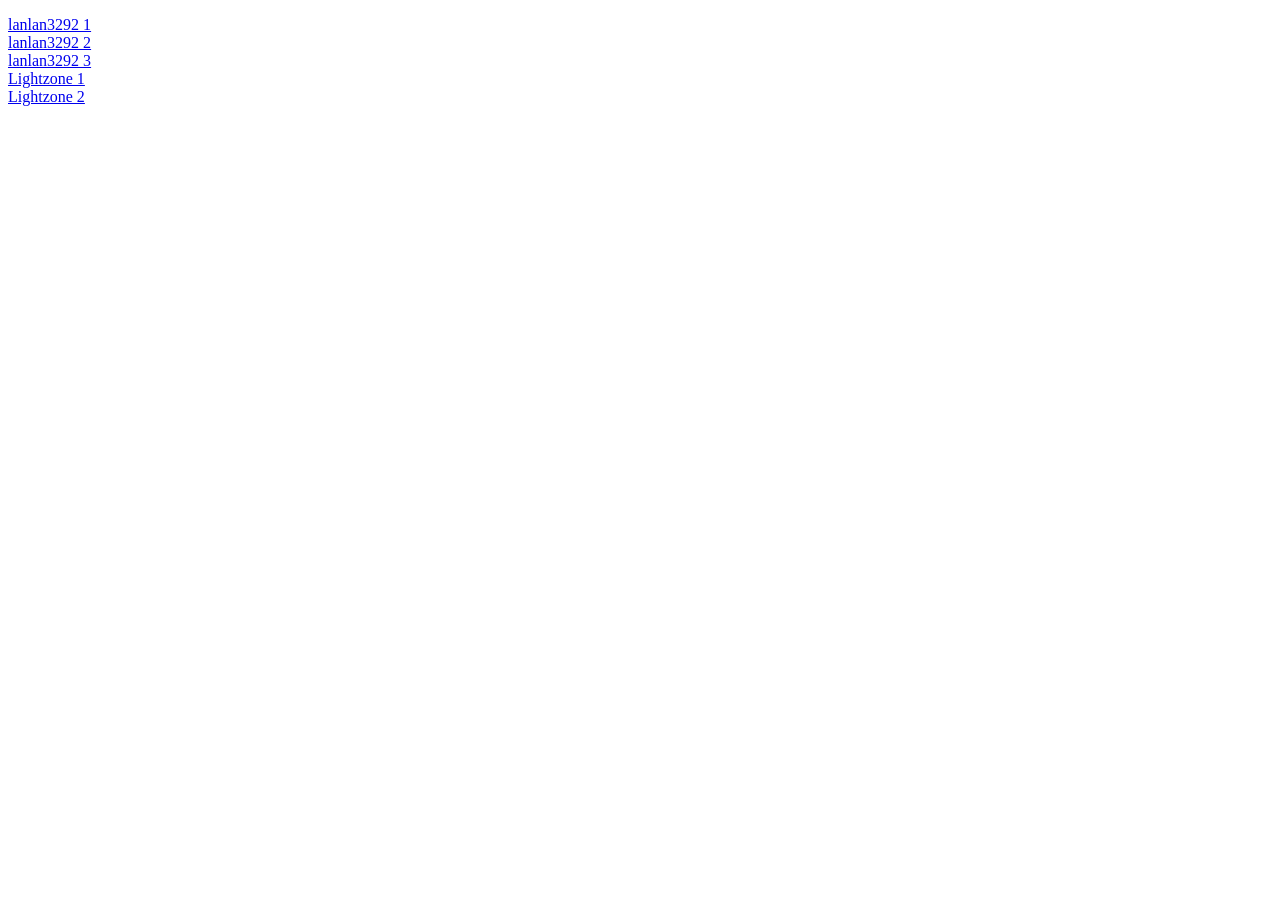
<file: index.html>
<!DOCTYPE html>
<html>
<head>
    <meta charset="UTF-8">
    <title>Links</title>
    <style>
        ul {
            list-style: none;
            padding-left: 0;
        }
    </style>
</head>
<body>

<ul id="list"></ul>

<script>
    const links = [
        { name: "Lightzone 2", url: "./Lightzone/2/lightzone.html" },
        { name: "Lightzone 1", url: "./Lightzone/1/index.html" },
        { name: "lanlan3292 1", url: "./lanlan3292/1/index.html" },
        { name: "lanlan3292 2", url: "./lanlan3292/2/index.html" },
        { name: "lanlan3292 3", url: "./lanlan3292/3/index.html" }
    ];

    links.sort((a, b) => a.name.localeCompare(b.name));

    const list = document.getElementById("list");

    links.forEach(link => {
        const li = document.createElement("li");
        const a = document.createElement("a");
        a.href = link.url;
        a.textContent = link.name;
        li.appendChild(a);
        list.appendChild(li);
    });
</script>

</body>
</html>
</file>
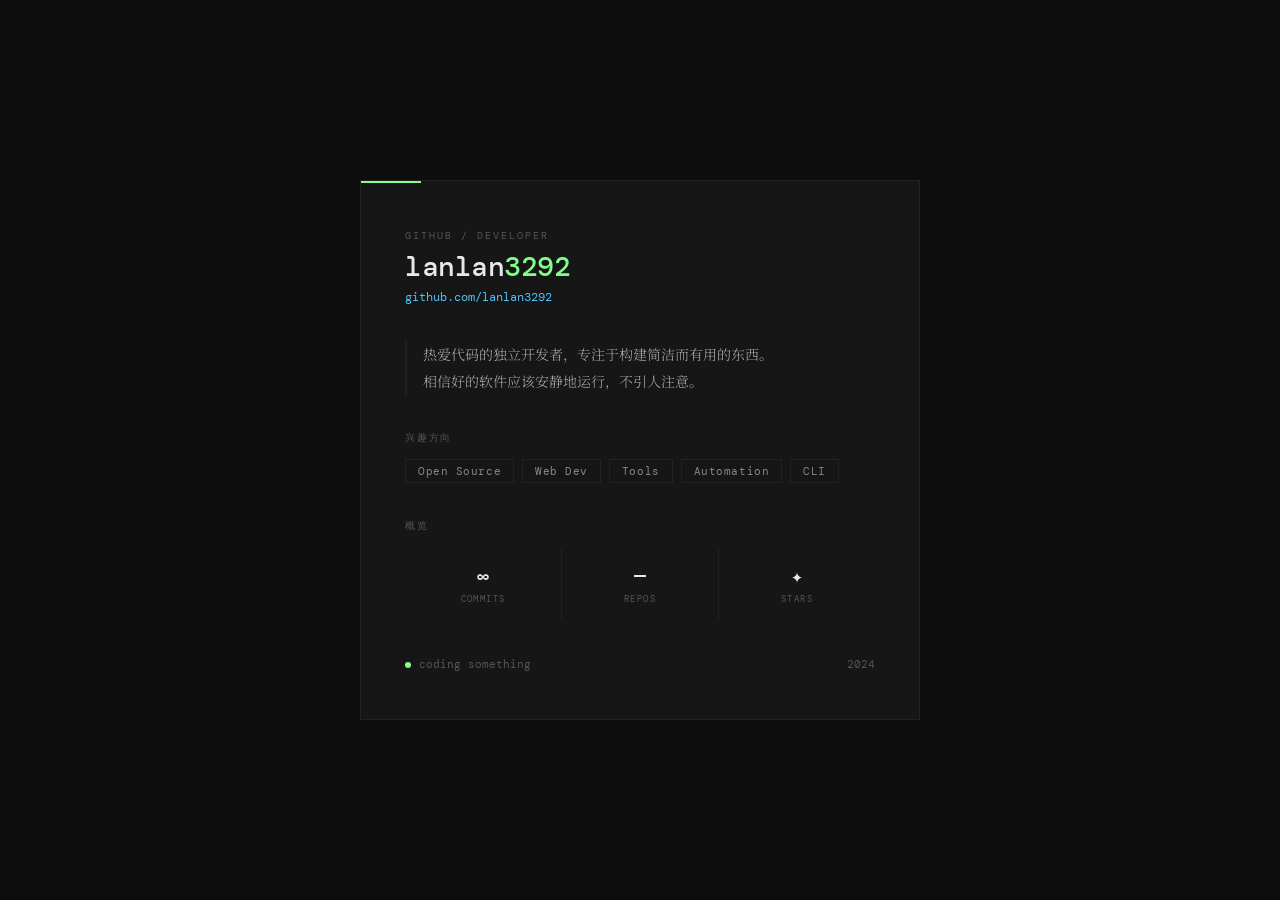
<file: lanlan3292/1/index.html>
<!DOCTYPE html>
<html lang="zh">
<head>
  <meta charset="UTF-8" />
  <meta name="viewport" content="width=device-width, initial-scale=1.0"/>
  <title>lanlan3292</title>
  <link href="https://fonts.googleapis.com/css2?family=DM+Mono:wght@300;400;500&family=Noto+Serif+SC:wght@300;400&display=swap" rel="stylesheet"/>
  <style>
    :root {
      --bg: #0d0d0d;
      --surface: #161616;
      --border: #222;
      --text: #e8e8e8;
      --muted: #555;
      --accent: #7fff8a;
      --accent2: #4fc3f7;
    }

    * { box-sizing: border-box; margin: 0; padding: 0; }

    body {
      background: var(--bg);
      color: var(--text);
      font-family: 'DM Mono', monospace;
      min-height: 100vh;
      display: flex;
      align-items: center;
      justify-content: center;
      padding: 40px 20px;
    }

    .card {
      width: 100%;
      max-width: 560px;
      border: 1px solid var(--border);
      background: var(--surface);
      padding: 48px 44px;
      position: relative;
      animation: fadeUp 0.7s ease both;
    }

    .card::before {
      content: '';
      position: absolute;
      top: 0; left: 0;
      width: 60px; height: 2px;
      background: var(--accent);
    }

    @keyframes fadeUp {
      from { opacity: 0; transform: translateY(20px); }
      to   { opacity: 1; transform: translateY(0); }
    }

    .label {
      font-size: 10px;
      letter-spacing: 0.2em;
      color: var(--muted);
      text-transform: uppercase;
      margin-bottom: 6px;
    }

    .username {
      font-size: 28px;
      font-weight: 500;
      letter-spacing: -0.5px;
      color: var(--text);
      margin-bottom: 4px;
    }

    .username span {
      color: var(--accent);
    }

    .handle {
      font-size: 12px;
      color: var(--muted);
      margin-bottom: 36px;
    }

    .handle a {
      color: var(--accent2);
      text-decoration: none;
      border-bottom: 1px solid transparent;
      transition: border-color 0.2s;
    }

    .handle a:hover { border-color: var(--accent2); }

    .bio {
      font-family: 'Noto Serif SC', serif;
      font-size: 14px;
      font-weight: 300;
      line-height: 1.9;
      color: #aaa;
      margin-bottom: 36px;
      border-left: 2px solid var(--border);
      padding-left: 16px;
    }

    .section-title {
      font-size: 10px;
      letter-spacing: 0.18em;
      color: var(--muted);
      text-transform: uppercase;
      margin-bottom: 14px;
    }

    .tags {
      display: flex;
      flex-wrap: wrap;
      gap: 8px;
      margin-bottom: 36px;
    }

    .tag {
      font-size: 11px;
      padding: 4px 12px;
      border: 1px solid var(--border);
      color: #888;
      letter-spacing: 0.05em;
      transition: all 0.2s;
    }

    .tag:hover {
      border-color: var(--accent);
      color: var(--accent);
    }

    .stats {
      display: grid;
      grid-template-columns: repeat(3, 1fr);
      gap: 1px;
      background: var(--border);
      margin-bottom: 36px;
    }

    .stat {
      background: var(--surface);
      padding: 16px 12px;
      text-align: center;
    }

    .stat-num {
      font-size: 20px;
      font-weight: 500;
      color: var(--text);
      display: block;
    }

    .stat-label {
      font-size: 9px;
      color: var(--muted);
      letter-spacing: 0.15em;
      text-transform: uppercase;
      margin-top: 4px;
      display: block;
    }

    .footer {
      display: flex;
      justify-content: space-between;
      align-items: center;
    }

    .dot {
      width: 6px; height: 6px;
      background: var(--accent);
      border-radius: 50%;
      display: inline-block;
      margin-right: 8px;
      animation: pulse 2s infinite;
    }

    @keyframes pulse {
      0%, 100% { opacity: 1; }
      50% { opacity: 0.3; }
    }

    .status {
      font-size: 11px;
      color: var(--muted);
    }

    .year {
      font-size: 11px;
      color: var(--muted);
    }
  </style>
</head>
<body>
  <div class="card">
    <div class="label">GitHub / Developer</div>
    <div class="username">lanlan<span>3292</span></div>
    <div class="handle">
      <a href="https://github.com/lanlan3292" target="_blank">github.com/lanlan3292</a>
    </div>

    <p class="bio">
      热爱代码的独立开发者，专注于构建简洁而有用的东西。<br/>
      相信好的软件应该安静地运行，不引人注意。
    </p>

    <div class="section-title">兴趣方向</div>
    <div class="tags">
      <span class="tag">Open Source</span>
      <span class="tag">Web Dev</span>
      <span class="tag">Tools</span>
      <span class="tag">Automation</span>
      <span class="tag">CLI</span>
    </div>

    <div class="section-title">概览</div>
    <div class="stats">
      <div class="stat">
        <span class="stat-num">∞</span>
        <span class="stat-label">Commits</span>
      </div>
      <div class="stat">
        <span class="stat-num">—</span>
        <span class="stat-label">Repos</span>
      </div>
      <div class="stat">
        <span class="stat-num">✦</span>
        <span class="stat-label">Stars</span>
      </div>
    </div>

    <div class="footer">
      <div class="status">
        <span class="dot"></span>coding something
      </div>
      <div class="year">2024</div>
    </div>
  </div>
</body>
</html>
</file>
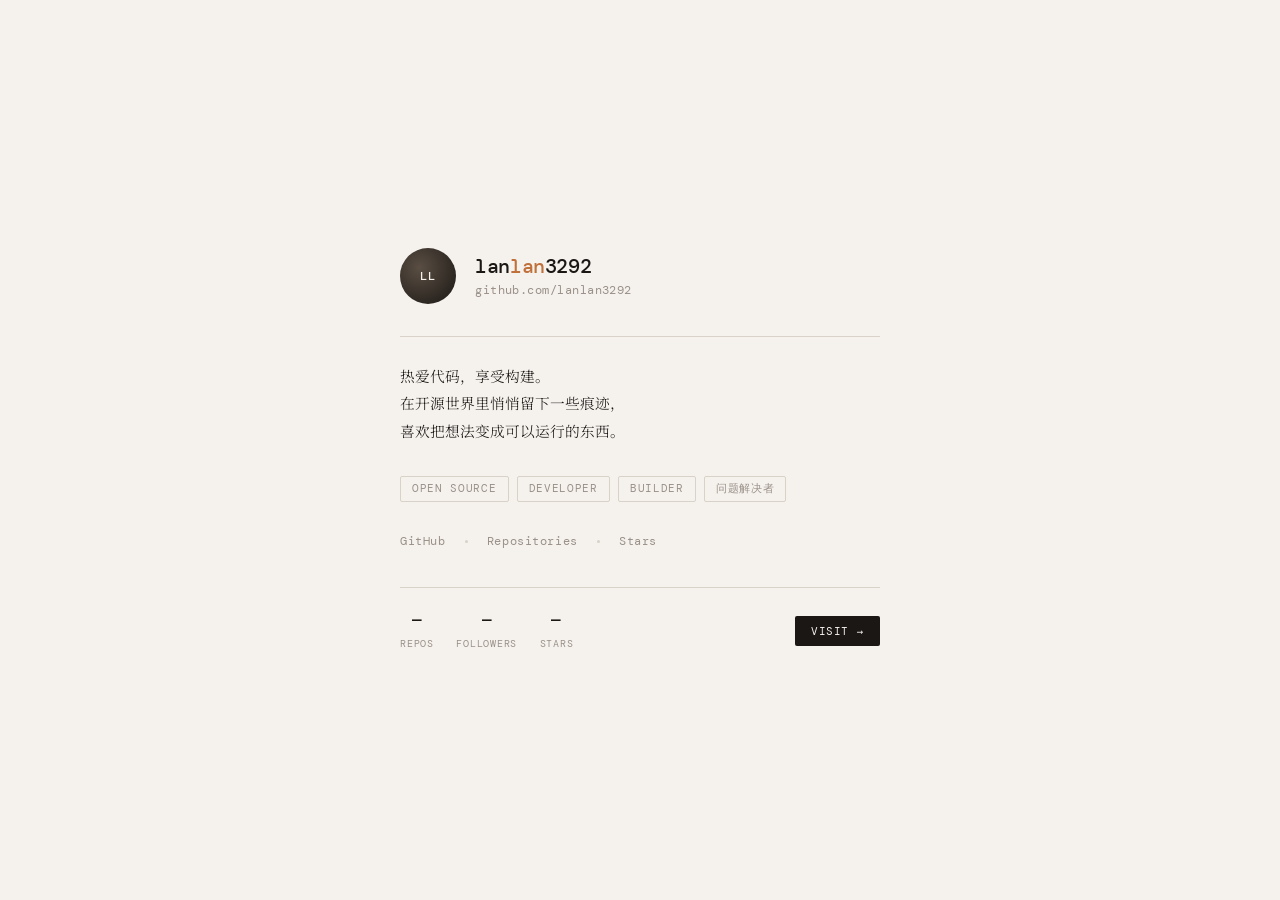
<file: lanlan3292/2/index.html>
<!DOCTYPE html>
<html lang="zh-CN">
<head>
  <meta charset="UTF-8" />
  <meta name="viewport" content="width=device-width, initial-scale=1.0"/>
  <title>lanlan3292</title>
  <link href="https://fonts.googleapis.com/css2?family=DM+Mono:wght@300;400;500&family=Noto+Serif+SC:wght@300;400&display=swap" rel="stylesheet"/>
  <style>
    *, *::before, *::after { box-sizing: border-box; margin: 0; padding: 0; }

    :root {
      --bg: #f5f2ee;
      --ink: #1a1714;
      --muted: #9a9088;
      --accent: #c0703a;
      --line: #d8d2c8;
    }

    html, body {
      height: 100%;
      background: var(--bg);
      color: var(--ink);
      font-family: 'DM Mono', monospace;
    }

    body {
      display: flex;
      align-items: center;
      justify-content: center;
      min-height: 100vh;
      padding: 2rem;
    }

    .card {
      width: 100%;
      max-width: 480px;
      opacity: 0;
      transform: translateY(18px);
      animation: rise 0.7s cubic-bezier(0.22, 1, 0.36, 1) 0.1s forwards;
    }

    @keyframes rise {
      to { opacity: 1; transform: translateY(0); }
    }

    .top {
      display: flex;
      align-items: center;
      gap: 1.2rem;
      margin-bottom: 2rem;
    }

    .avatar {
      width: 56px;
      height: 56px;
      border-radius: 50%;
      display: flex;
      align-items: center;
      justify-content: center;
      flex-shrink: 0;
      background: radial-gradient(circle at 35% 35%, #5a4e43, #1a1714);
    }

    .avatar-text {
      font-size: 0.75rem;
      color: #f5f2ee;
      letter-spacing: 0.05em;
      font-weight: 500;
    }

    .handle {
      font-size: 1.25rem;
      font-weight: 500;
      letter-spacing: -0.02em;
      color: var(--ink);
    }

    .handle span { color: var(--accent); }

    .sub {
      font-size: 0.72rem;
      color: var(--muted);
      margin-top: 0.25rem;
      letter-spacing: 0.04em;
    }

    hr {
      border: none;
      border-top: 1px solid var(--line);
      margin-bottom: 1.6rem;
    }

    .bio {
      font-family: 'Noto Serif SC', serif;
      font-weight: 300;
      font-size: 0.92rem;
      line-height: 1.85;
      color: var(--ink);
      margin-bottom: 2rem;
    }

    .tags {
      display: flex;
      flex-wrap: wrap;
      gap: 0.5rem;
      margin-bottom: 2rem;
    }

    .tag {
      font-size: 0.68rem;
      letter-spacing: 0.06em;
      padding: 0.28rem 0.7rem;
      border: 1px solid var(--line);
      border-radius: 2px;
      color: var(--muted);
      text-transform: uppercase;
      transition: color 0.2s, border-color 0.2s;
      cursor: default;
    }

    .tag:hover { color: var(--accent); border-color: var(--accent); }

    .links {
      display: flex;
      gap: 1.2rem;
      align-items: center;
    }

    .link {
      font-size: 0.72rem;
      letter-spacing: 0.05em;
      color: var(--muted);
      text-decoration: none;
      position: relative;
      transition: color 0.2s;
    }

    .link::after {
      content: '';
      position: absolute;
      left: 0; bottom: -2px;
      width: 0; height: 1px;
      background: var(--accent);
      transition: width 0.25s;
    }

    .link:hover { color: var(--accent); }
    .link:hover::after { width: 100%; }

    .dot {
      width: 3px; height: 3px;
      border-radius: 50%;
      background: var(--line);
      flex-shrink: 0;
    }

    .footer {
      margin-top: 2.4rem;
      padding-top: 1.4rem;
      border-top: 1px solid var(--line);
      display: flex;
      justify-content: space-between;
      align-items: center;
    }

    .stats { display: flex; gap: 1.4rem; }

    .stat { text-align: center; }

    .stat-num {
      font-size: 1rem;
      font-weight: 500;
      color: var(--ink);
      display: block;
    }

    .stat-label {
      font-size: 0.6rem;
      letter-spacing: 0.08em;
      text-transform: uppercase;
      color: var(--muted);
      margin-top: 0.1rem;
    }

    .gh-btn {
      font-size: 0.68rem;
      letter-spacing: 0.06em;
      text-transform: uppercase;
      color: var(--bg);
      background: var(--ink);
      border: none;
      padding: 0.5rem 1rem;
      cursor: pointer;
      text-decoration: none;
      transition: background 0.2s;
      border-radius: 2px;
    }

    .gh-btn:hover { background: var(--accent); }
  </style>
</head>
<body>
  <div class="card">
    <div class="top">
      <div class="avatar">
        <span class="avatar-text">LL</span>
      </div>
      <div>
        <div class="handle">lan<span>lan</span>3292</div>
        <div class="sub">github.com/lanlan3292</div>
      </div>
    </div>

    <hr/>

    <p class="bio">
      热爱代码，享受构建。<br/>
      在开源世界里悄悄留下一些痕迹，<br/>
      喜欢把想法变成可以运行的东西。
    </p>

    <div class="tags">
      <span class="tag">Open Source</span>
      <span class="tag">Developer</span>
      <span class="tag">Builder</span>
      <span class="tag">问题解决者</span>
    </div>

    <div class="links">
      <a class="link" href="https://github.com/lanlan3292" target="_blank">GitHub</a>
      <span class="dot"></span>
      <a class="link" href="https://github.com/lanlan3292?tab=repositories" target="_blank">Repositories</a>
      <span class="dot"></span>
      <a class="link" href="https://github.com/lanlan3292?tab=stars" target="_blank">Stars</a>
    </div>

    <div class="footer">
      <div class="stats">
        <div class="stat">
          <span class="stat-num">—</span>
          <span class="stat-label">Repos</span>
        </div>
        <div class="stat">
          <span class="stat-num">—</span>
          <span class="stat-label">Followers</span>
        </div>
        <div class="stat">
          <span class="stat-num">—</span>
          <span class="stat-label">Stars</span>
        </div>
      </div>
      <a class="gh-btn" href="https://github.com/lanlan3292" target="_blank">Visit →</a>
    </div>
  </div>
</body>
</html>
</file>
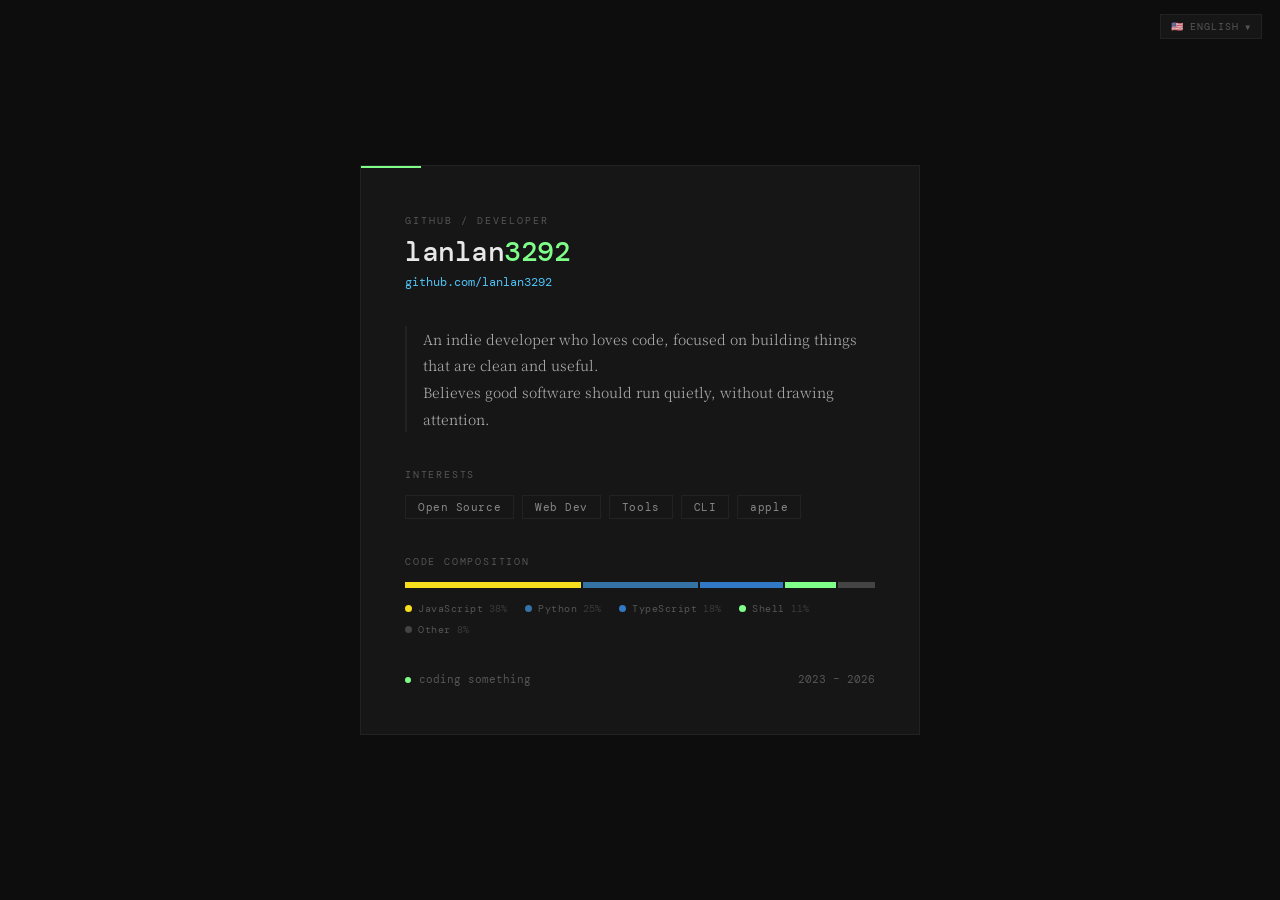
<file: lanlan3292/3/index.html>
<!DOCTYPE html>
<html lang="zh">
<head>
  <meta charset="UTF-8" />
  <meta name="viewport" content="width=device-width, initial-scale=1.0"/>
  <title>lanlan3292</title>
  <link rel="stylesheet" href="assets/style.css"/>
</head>
<body>

  <!-- Language dropdown — populated by app.js after I18n.init() -->
  <div class="lang-dd-wrap" id="langDdWrap">
    <button class="lang-dd-btn" id="langDdBtn">
      <span id="langDdFlag">🌐</span>
      <span id="langDdLabel"></span>
      <span class="lang-dd-chevron">▼</span>
    </button>
    <div class="lang-dd-panel" id="langDdPanel"></div>
  </div>

  <div class="card" id="card">
    <div class="label"    id="label"></div>
    <div class="username">lanlan<span>3292</span></div>
    <div class="handle">
      <a href="https://github.com/lanlan3292" target="_blank" id="handle"></a>
    </div>

    <p class="bio" id="bio"></p>

    <div class="section-title" id="sectionInterest"></div>
    <div class="tags"          id="tags"></div>

    <div class="section-title" id="sectionOverview"></div>
    <div class="code-bar-track" id="codeBar"></div>
    <div class="code-legend"    id="codeLegend"></div>

    <div class="footer">
      <div class="status">
        <span class="dot"></span><span id="status"></span>
      </div>
      <div class="year" id="year"></div>
    </div>
  </div>

  <script src="assets/i18n.js"></script>
  <script src="assets/code-stats.js"></script>
  <script src="assets/app.js"></script>
</body>
</html>
</file>
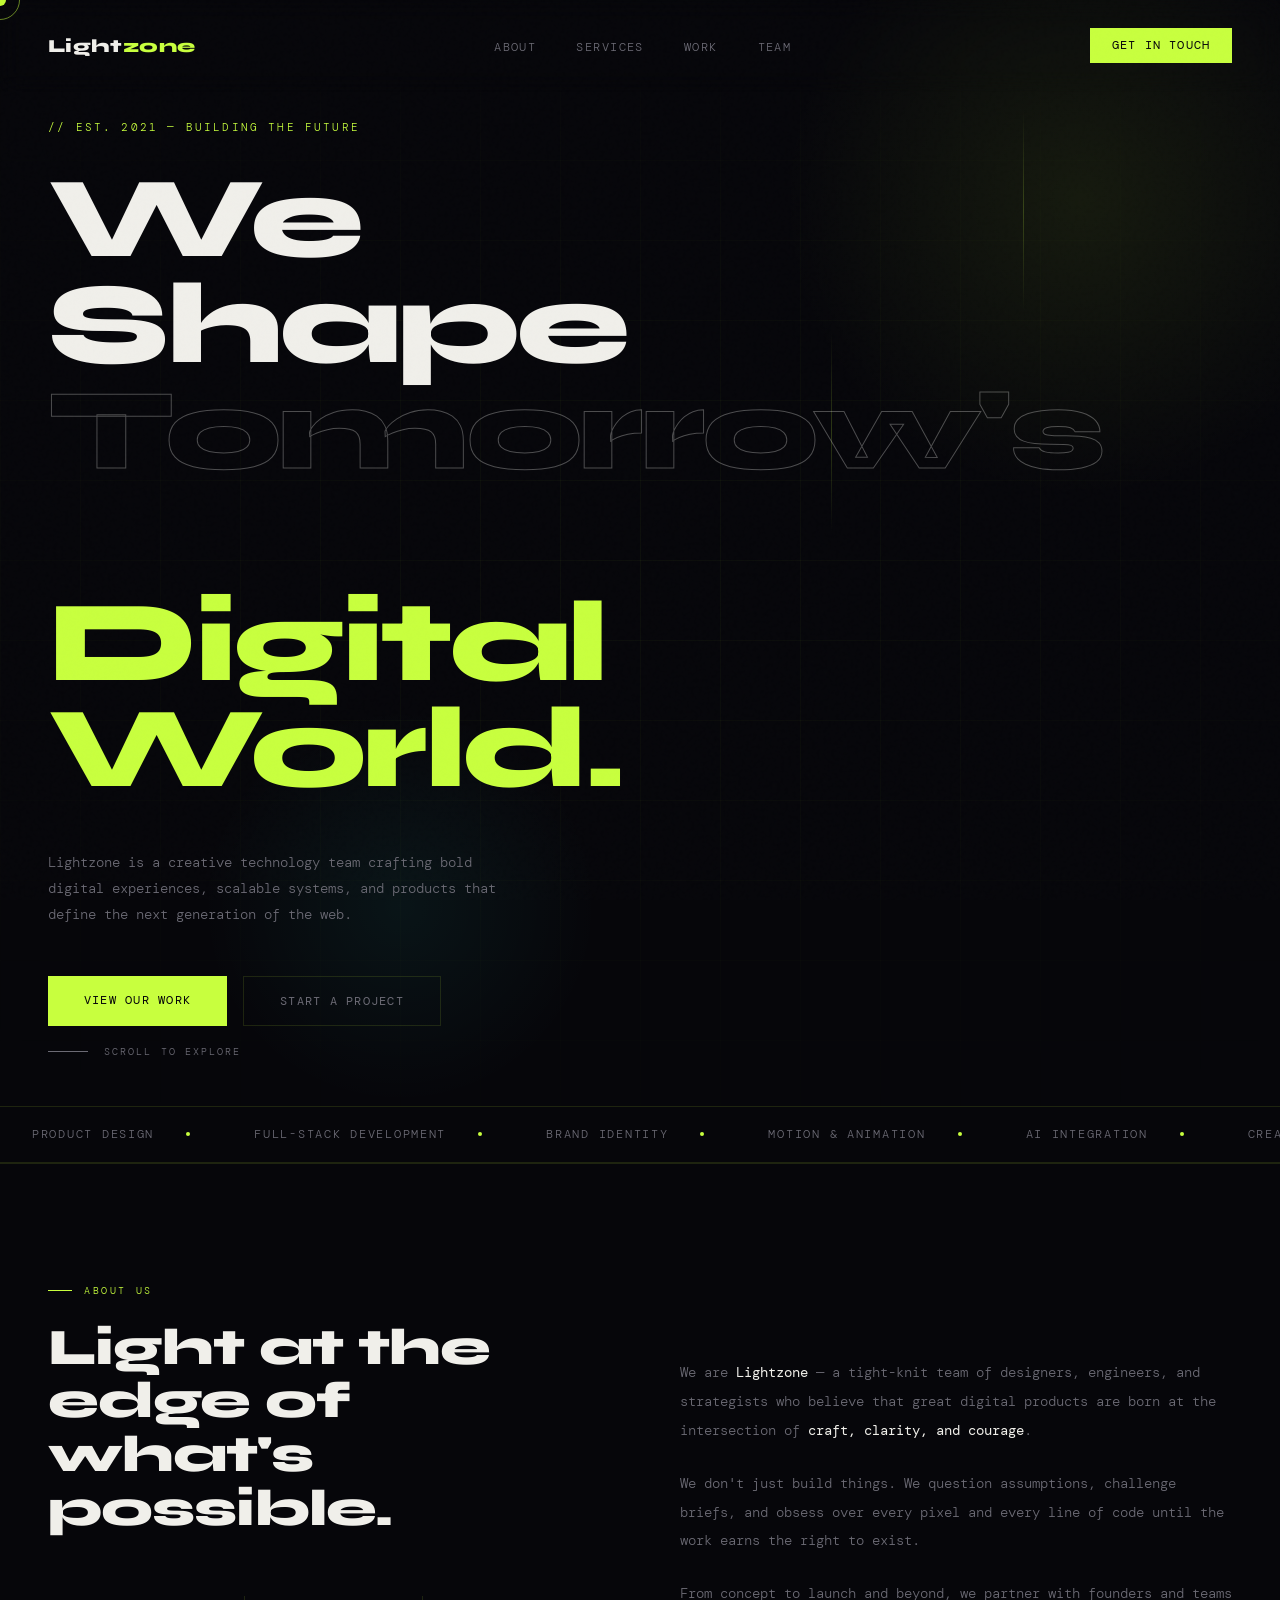
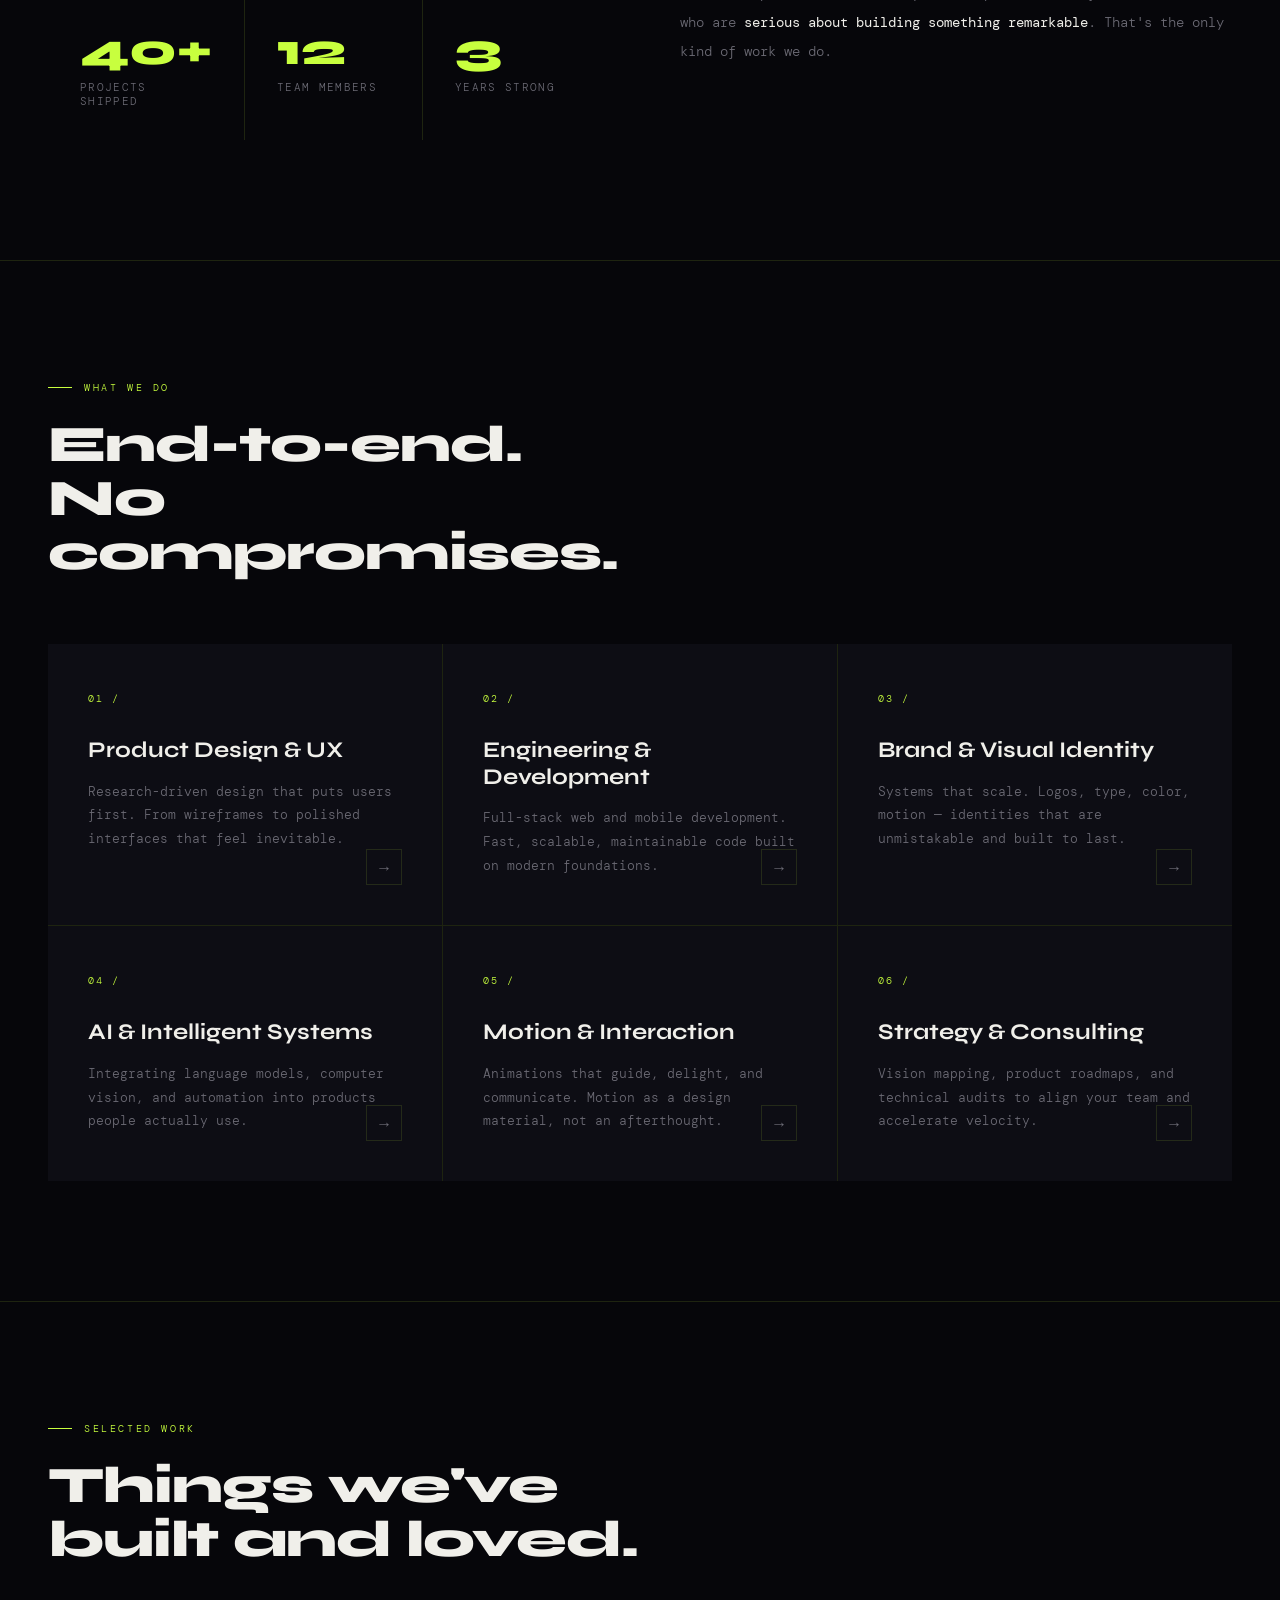
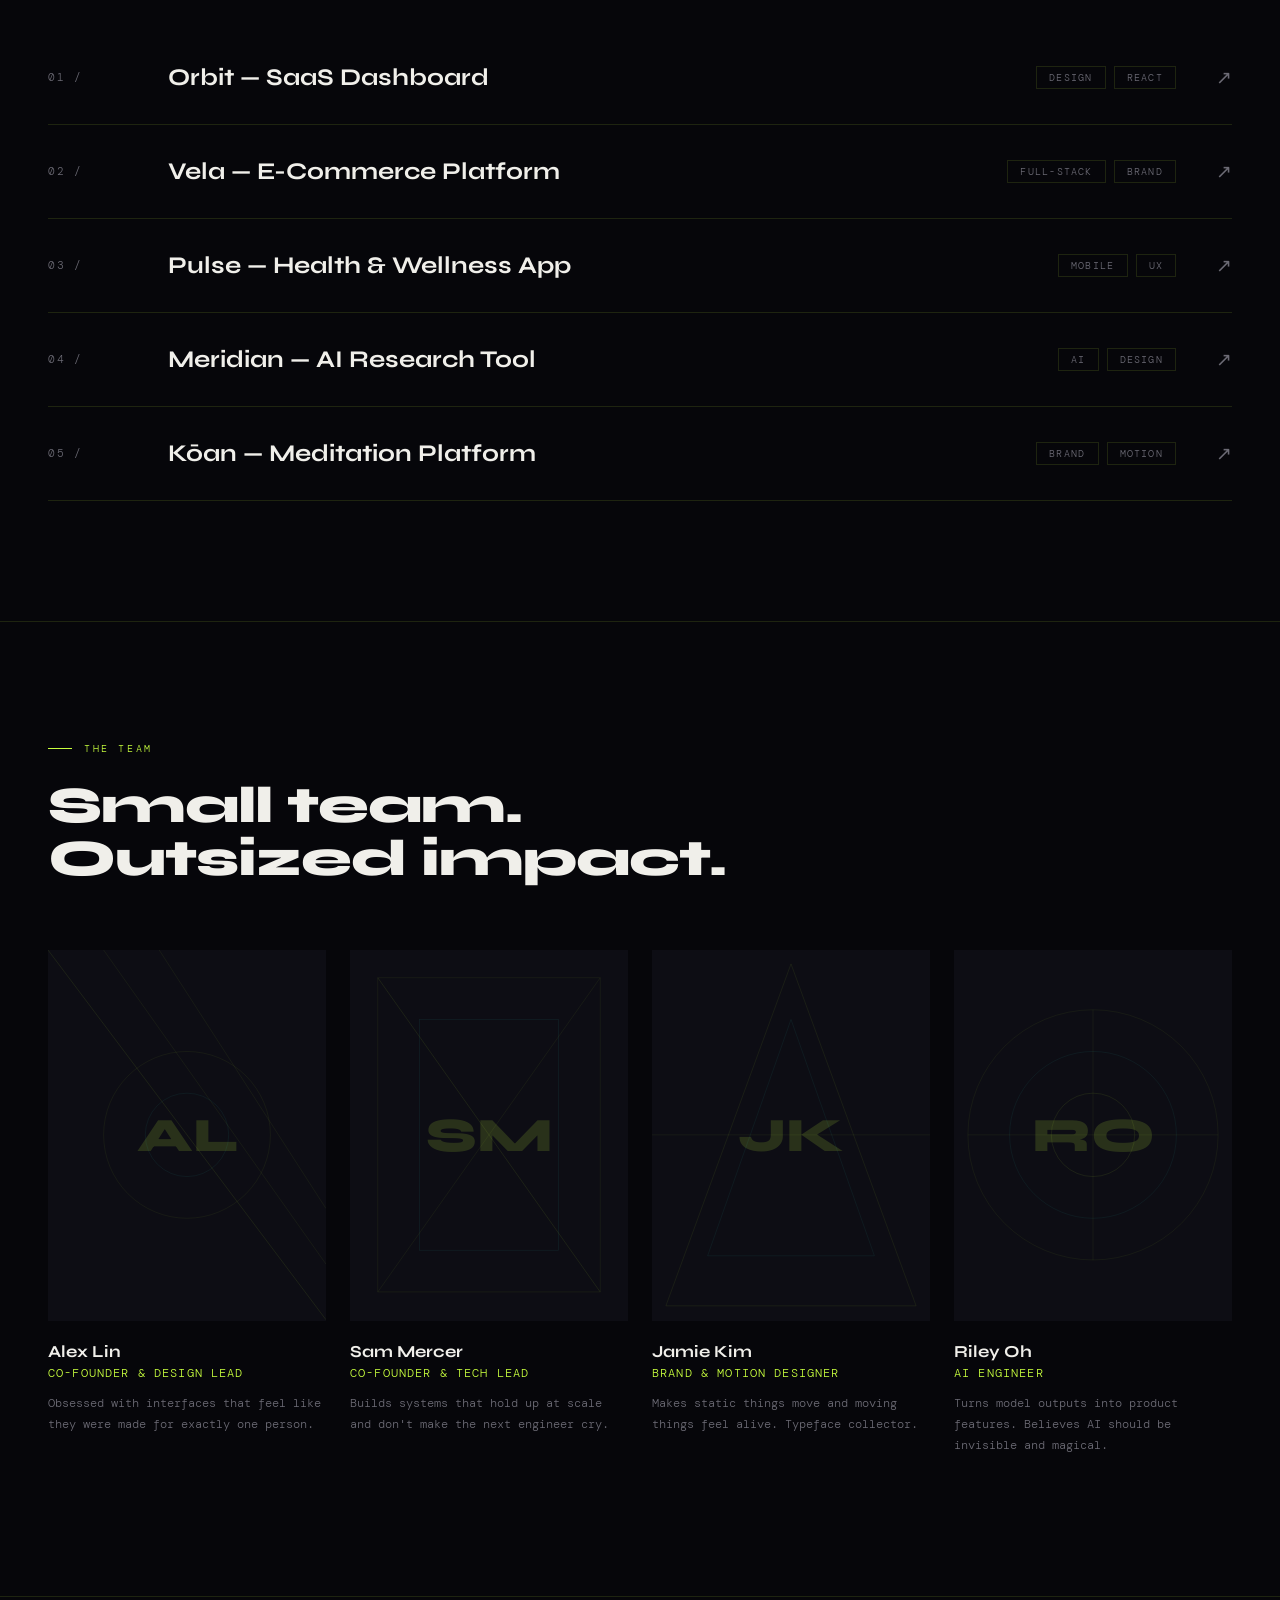
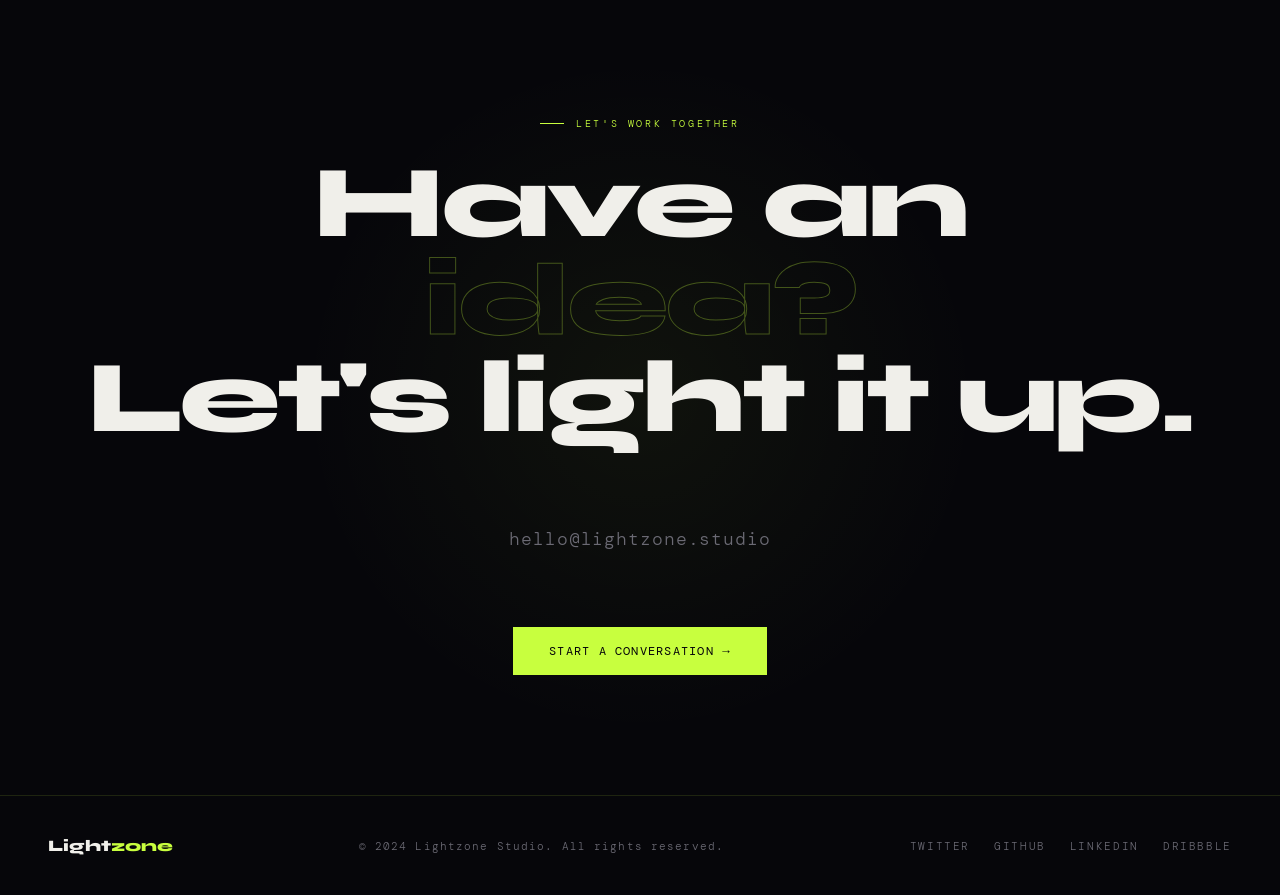
<file: Lightzone/2/lightzone.html>
<!DOCTYPE html>
<html lang="en">
<head>
<meta charset="UTF-8">
<meta name="viewport" content="width=device-width, initial-scale=1.0">
<title>Lightzone — We Build What's Next</title>
<link href="https://fonts.googleapis.com/css2?family=Syne:wght@400;700;800&family=DM+Mono:wght@300;400&display=swap" rel="stylesheet">
<style>
  :root {
    --bg: #06060a;
    --surface: #0d0d14;
    --accent: #c8ff3e;
    --accent2: #3efff0;
    --text: #f0efea;
    --muted: #6b6a74;
    --border: rgba(200,255,62,0.12);
  }

  *, *::before, *::after { box-sizing: border-box; margin: 0; padding: 0; }

  html { scroll-behavior: smooth; }

  body {
    background: var(--bg);
    color: var(--text);
    font-family: 'DM Mono', monospace;
    font-weight: 300;
    overflow-x: hidden;
    cursor: none;
  }

  /* Custom cursor */
  .cursor {
    width: 12px; height: 12px;
    background: var(--accent);
    border-radius: 50%;
    position: fixed;
    pointer-events: none;
    z-index: 9999;
    transform: translate(-50%, -50%);
    transition: transform 0.1s, width 0.2s, height 0.2s;
    mix-blend-mode: difference;
  }
  .cursor-ring {
    width: 40px; height: 40px;
    border: 1px solid var(--accent);
    border-radius: 50%;
    position: fixed;
    pointer-events: none;
    z-index: 9998;
    transform: translate(-50%, -50%);
    transition: all 0.15s ease;
    opacity: 0.5;
  }

  /* Noise overlay */
  body::before {
    content: '';
    position: fixed;
    inset: 0;
    background-image: url("data:image/svg+xml,%3Csvg viewBox='0 0 256 256' xmlns='http://www.w3.org/2000/svg'%3E%3Cfilter id='noise'%3E%3CfeTurbulence type='fractalNoise' baseFrequency='0.9' numOctaves='4' stitchTiles='stitch'/%3E%3C/filter%3E%3Crect width='100%25' height='100%25' filter='url(%23noise)' opacity='0.04'/%3E%3C/svg%3E");
    pointer-events: none;
    z-index: 9997;
    opacity: 0.4;
  }

  /* NAV */
  nav {
    position: fixed;
    top: 0; left: 0; right: 0;
    display: flex;
    align-items: center;
    justify-content: space-between;
    padding: 28px 48px;
    z-index: 100;
    backdrop-filter: blur(12px);
    border-bottom: 1px solid transparent;
    transition: border-color 0.3s;
  }
  nav.scrolled { border-color: var(--border); }

  .logo {
    font-family: 'Syne', sans-serif;
    font-weight: 800;
    font-size: 1.15rem;
    letter-spacing: 0.02em;
    color: var(--text);
    text-decoration: none;
  }
  .logo span { color: var(--accent); }

  .nav-links {
    display: flex;
    gap: 40px;
    list-style: none;
  }
  .nav-links a {
    color: var(--muted);
    text-decoration: none;
    font-size: 0.75rem;
    letter-spacing: 0.12em;
    text-transform: uppercase;
    transition: color 0.2s;
  }
  .nav-links a:hover { color: var(--accent); }

  .nav-cta {
    background: var(--accent);
    color: var(--bg);
    font-family: 'DM Mono', monospace;
    font-size: 0.72rem;
    letter-spacing: 0.1em;
    text-transform: uppercase;
    padding: 10px 22px;
    border: none;
    cursor: none;
    font-weight: 400;
    transition: background 0.2s, transform 0.2s;
  }
  .nav-cta:hover { background: var(--accent2); transform: translateY(-1px); }

  /* HERO */
  #hero {
    min-height: 100vh;
    display: flex;
    flex-direction: column;
    justify-content: center;
    padding: 120px 48px 80px;
    position: relative;
    overflow: hidden;
  }

  .hero-grid-bg {
    position: absolute;
    inset: 0;
    background-image:
      linear-gradient(rgba(200,255,62,0.04) 1px, transparent 1px),
      linear-gradient(90deg, rgba(200,255,62,0.04) 1px, transparent 1px);
    background-size: 80px 80px;
    mask-image: radial-gradient(ellipse 80% 60% at 50% 50%, black, transparent);
  }

  .hero-glow {
    position: absolute;
    width: 600px; height: 600px;
    background: radial-gradient(circle, rgba(200,255,62,0.08) 0%, transparent 70%);
    top: -100px; right: -100px;
    pointer-events: none;
    animation: pulse 6s ease-in-out infinite;
  }
  .hero-glow2 {
    position: absolute;
    width: 400px; height: 400px;
    background: radial-gradient(circle, rgba(62,255,240,0.06) 0%, transparent 70%);
    bottom: 0; left: 200px;
    pointer-events: none;
    animation: pulse 8s ease-in-out infinite reverse;
  }

  @keyframes pulse {
    0%, 100% { transform: scale(1); opacity: 1; }
    50% { transform: scale(1.1); opacity: 0.7; }
  }

  .hero-label {
    font-size: 0.68rem;
    letter-spacing: 0.2em;
    text-transform: uppercase;
    color: var(--accent);
    margin-bottom: 32px;
    opacity: 0;
    animation: fadeUp 0.8s 0.2s forwards;
  }

  .hero-title {
    font-family: 'Syne', sans-serif;
    font-weight: 800;
    font-size: clamp(3.5rem, 9vw, 8rem);
    line-height: 0.92;
    letter-spacing: -0.03em;
    max-width: 900px;
    opacity: 0;
    animation: fadeUp 0.8s 0.4s forwards;
  }
  .hero-title .line2 {
    display: block;
    color: transparent;
    -webkit-text-stroke: 1px rgba(240,239,234,0.3);
  }
  .hero-title .accent { color: var(--accent); }

  .hero-sub {
    margin-top: 48px;
    max-width: 480px;
    color: var(--muted);
    font-size: 0.9rem;
    line-height: 1.8;
    opacity: 0;
    animation: fadeUp 0.8s 0.6s forwards;
  }

  .hero-ctas {
    display: flex;
    gap: 16px;
    margin-top: 48px;
    opacity: 0;
    animation: fadeUp 0.8s 0.8s forwards;
  }
  .btn-primary {
    background: var(--accent);
    color: var(--bg);
    font-family: 'DM Mono', monospace;
    font-size: 0.78rem;
    letter-spacing: 0.1em;
    text-transform: uppercase;
    padding: 16px 36px;
    border: none;
    cursor: none;
    font-weight: 400;
    transition: all 0.2s;
    text-decoration: none;
    display: inline-block;
  }
  .btn-primary:hover { background: var(--accent2); transform: translateY(-2px); }
  .btn-ghost {
    background: transparent;
    color: var(--muted);
    font-family: 'DM Mono', monospace;
    font-size: 0.78rem;
    letter-spacing: 0.1em;
    text-transform: uppercase;
    padding: 16px 36px;
    border: 1px solid var(--border);
    cursor: none;
    font-weight: 400;
    transition: all 0.2s;
    text-decoration: none;
    display: inline-block;
  }
  .btn-ghost:hover { border-color: var(--accent); color: var(--accent); }

  .hero-scroll {
    position: absolute;
    bottom: 48px;
    left: 48px;
    font-size: 0.65rem;
    letter-spacing: 0.2em;
    text-transform: uppercase;
    color: var(--muted);
    display: flex;
    align-items: center;
    gap: 16px;
    opacity: 0;
    animation: fadeUp 0.8s 1.2s forwards;
  }
  .scroll-line {
    width: 40px; height: 1px;
    background: var(--muted);
    position: relative;
    overflow: hidden;
  }
  .scroll-line::after {
    content: '';
    position: absolute;
    left: -100%;
    top: 0;
    width: 100%;
    height: 100%;
    background: var(--accent);
    animation: slideLine 2s 1.5s infinite;
  }
  @keyframes slideLine {
    0% { left: -100%; }
    100% { left: 100%; }
  }

  @keyframes fadeUp {
    from { opacity: 0; transform: translateY(24px); }
    to { opacity: 1; transform: translateY(0); }
  }

  /* MARQUEE */
  .marquee-section {
    border-top: 1px solid var(--border);
    border-bottom: 1px solid var(--border);
    padding: 20px 0;
    overflow: hidden;
    position: relative;
  }
  .marquee-track {
    display: flex;
    gap: 0;
    animation: marquee 20s linear infinite;
    white-space: nowrap;
  }
  .marquee-item {
    display: flex;
    align-items: center;
    gap: 32px;
    padding: 0 32px;
    font-size: 0.72rem;
    letter-spacing: 0.15em;
    text-transform: uppercase;
    color: var(--muted);
    flex-shrink: 0;
  }
  .marquee-dot {
    width: 4px; height: 4px;
    border-radius: 50%;
    background: var(--accent);
    flex-shrink: 0;
  }
  @keyframes marquee {
    0% { transform: translateX(0); }
    100% { transform: translateX(-50%); }
  }

  /* SECTIONS */
  section { padding: 120px 48px; }

  .section-label {
    font-size: 0.65rem;
    letter-spacing: 0.25em;
    text-transform: uppercase;
    color: var(--accent);
    margin-bottom: 24px;
    display: flex;
    align-items: center;
    gap: 12px;
  }
  .section-label::before {
    content: '';
    width: 24px; height: 1px;
    background: var(--accent);
  }

  .section-title {
    font-family: 'Syne', sans-serif;
    font-weight: 800;
    font-size: clamp(2rem, 4vw, 3.5rem);
    line-height: 1.05;
    letter-spacing: -0.02em;
    max-width: 700px;
  }

  /* ABOUT */
  #about {
    display: grid;
    grid-template-columns: 1fr 1fr;
    gap: 80px;
    align-items: center;
    border-top: 1px solid var(--border);
  }
  .about-right {
    color: var(--muted);
    font-size: 0.9rem;
    line-height: 2;
  }
  .about-right p + p { margin-top: 24px; }
  .about-right strong { color: var(--text); font-weight: 400; }

  .stats-row {
    display: grid;
    grid-template-columns: repeat(3, 1fr);
    gap: 1px;
    margin-top: 60px;
    background: var(--border);
  }
  .stat-item {
    background: var(--bg);
    padding: 32px;
  }
  .stat-num {
    font-family: 'Syne', sans-serif;
    font-size: 2.8rem;
    font-weight: 800;
    color: var(--accent);
    line-height: 1;
  }
  .stat-label {
    font-size: 0.7rem;
    letter-spacing: 0.12em;
    text-transform: uppercase;
    color: var(--muted);
    margin-top: 8px;
  }

  /* SERVICES */
  #services { border-top: 1px solid var(--border); }
  .services-header {
    display: flex;
    align-items: flex-end;
    justify-content: space-between;
    margin-bottom: 64px;
  }

  .service-grid {
    display: grid;
    grid-template-columns: repeat(3, 1fr);
    gap: 1px;
    background: var(--border);
  }
  .service-card {
    background: var(--surface);
    padding: 48px 40px;
    position: relative;
    overflow: hidden;
    transition: background 0.3s;
  }
  .service-card:hover { background: #111118; }
  .service-card::before {
    content: '';
    position: absolute;
    top: 0; left: 0;
    width: 100%; height: 2px;
    background: var(--accent);
    transform: scaleX(0);
    transform-origin: left;
    transition: transform 0.4s;
  }
  .service-card:hover::before { transform: scaleX(1); }

  .service-num {
    font-size: 0.65rem;
    letter-spacing: 0.2em;
    color: var(--accent);
    margin-bottom: 32px;
    font-family: 'DM Mono', monospace;
  }
  .service-name {
    font-family: 'Syne', sans-serif;
    font-size: 1.4rem;
    font-weight: 700;
    margin-bottom: 16px;
    line-height: 1.2;
  }
  .service-desc {
    font-size: 0.82rem;
    color: var(--muted);
    line-height: 1.8;
  }
  .service-arrow {
    position: absolute;
    bottom: 40px;
    right: 40px;
    width: 36px; height: 36px;
    border: 1px solid var(--border);
    display: flex;
    align-items: center;
    justify-content: center;
    font-size: 1rem;
    color: var(--muted);
    transition: all 0.3s;
  }
  .service-card:hover .service-arrow {
    border-color: var(--accent);
    color: var(--accent);
    transform: rotate(45deg);
  }

  /* TEAM */
  #team { border-top: 1px solid var(--border); }
  .team-grid {
    display: grid;
    grid-template-columns: repeat(4, 1fr);
    gap: 24px;
    margin-top: 64px;
  }
  .member-card {
    position: relative;
    overflow: hidden;
  }
  .member-avatar {
    width: 100%;
    aspect-ratio: 3/4;
    background: var(--surface);
    position: relative;
    overflow: hidden;
  }
  .member-avatar::before {
    content: attr(data-initials);
    font-family: 'Syne', sans-serif;
    font-size: 3rem;
    font-weight: 800;
    color: var(--accent);
    position: absolute;
    top: 50%; left: 50%;
    transform: translate(-50%, -50%);
    opacity: 0.15;
  }
  .avatar-pattern {
    position: absolute;
    inset: 0;
    opacity: 0.4;
  }
  .member-info {
    padding: 20px 0;
  }
  .member-name {
    font-family: 'Syne', sans-serif;
    font-weight: 700;
    font-size: 1.05rem;
  }
  .member-role {
    font-size: 0.72rem;
    color: var(--accent);
    letter-spacing: 0.1em;
    text-transform: uppercase;
    margin-top: 4px;
  }
  .member-bio {
    font-size: 0.78rem;
    color: var(--muted);
    margin-top: 12px;
    line-height: 1.7;
  }

  /* WORK / PROJECTS */
  #work { border-top: 1px solid var(--border); }
  .work-list { margin-top: 64px; }
  .work-item {
    display: grid;
    grid-template-columns: 80px 1fr auto auto;
    align-items: center;
    gap: 40px;
    padding: 32px 0;
    border-bottom: 1px solid var(--border);
    transition: all 0.3s;
    cursor: none;
  }
  .work-item:hover { padding-left: 16px; }
  .work-item:hover .work-num { color: var(--accent); }
  .work-num {
    font-size: 0.7rem;
    letter-spacing: 0.15em;
    color: var(--muted);
    transition: color 0.3s;
  }
  .work-title {
    font-family: 'Syne', sans-serif;
    font-size: 1.5rem;
    font-weight: 700;
  }
  .work-tags {
    display: flex;
    gap: 8px;
  }
  .tag {
    font-size: 0.65rem;
    letter-spacing: 0.12em;
    text-transform: uppercase;
    color: var(--muted);
    border: 1px solid var(--border);
    padding: 4px 12px;
  }
  .work-arrow {
    color: var(--muted);
    font-size: 1.2rem;
    transition: all 0.3s;
  }
  .work-item:hover .work-arrow { color: var(--accent); transform: translateX(4px); }

  /* CONTACT */
  #contact {
    border-top: 1px solid var(--border);
    text-align: center;
    position: relative;
    overflow: hidden;
  }
  .contact-bg {
    position: absolute;
    width: 800px; height: 800px;
    background: radial-gradient(circle, rgba(200,255,62,0.05) 0%, transparent 60%);
    top: 50%; left: 50%;
    transform: translate(-50%, -50%);
    pointer-events: none;
  }
  .contact-title {
    font-family: 'Syne', sans-serif;
    font-weight: 800;
    font-size: clamp(3rem, 8vw, 7rem);
    line-height: 0.95;
    letter-spacing: -0.03em;
    position: relative;
  }
  .contact-title .hollow {
    color: transparent;
    -webkit-text-stroke: 1px rgba(200,255,62,0.3);
  }
  .contact-email {
    font-size: 1.1rem;
    color: var(--muted);
    margin: 40px 0;
    text-decoration: none;
    display: inline-block;
    transition: color 0.2s;
    letter-spacing: 0.05em;
    position: relative;
  }
  .contact-email::after {
    content: '';
    position: absolute;
    bottom: -2px; left: 0;
    width: 0; height: 1px;
    background: var(--accent);
    transition: width 0.3s;
  }
  .contact-email:hover { color: var(--accent); }
  .contact-email:hover::after { width: 100%; }

  /* FOOTER */
  footer {
    border-top: 1px solid var(--border);
    padding: 40px 48px;
    display: flex;
    align-items: center;
    justify-content: space-between;
  }
  .footer-logo {
    font-family: 'Syne', sans-serif;
    font-weight: 800;
    font-size: 1rem;
  }
  .footer-logo span { color: var(--accent); }
  .footer-copy {
    font-size: 0.7rem;
    color: var(--muted);
    letter-spacing: 0.1em;
  }
  .footer-socials {
    display: flex;
    gap: 24px;
  }
  .footer-socials a {
    font-size: 0.68rem;
    letter-spacing: 0.15em;
    text-transform: uppercase;
    color: var(--muted);
    text-decoration: none;
    transition: color 0.2s;
  }
  .footer-socials a:hover { color: var(--accent); }

  /* SCROLL REVEAL */
  .reveal {
    opacity: 0;
    transform: translateY(32px);
    transition: opacity 0.7s ease, transform 0.7s ease;
  }
  .reveal.visible {
    opacity: 1;
    transform: translateY(0);
  }

  /* LIGHT BEAM */
  .beam {
    position: absolute;
    width: 1px;
    height: 200px;
    background: linear-gradient(transparent, var(--accent), transparent);
    opacity: 0.2;
    animation: beamFloat 8s ease-in-out infinite;
  }
  @keyframes beamFloat {
    0%, 100% { transform: translateY(0) rotate(15deg); opacity: 0.1; }
    50% { transform: translateY(-40px) rotate(15deg); opacity: 0.3; }
  }
</style>
</head>
<body>

<div class="cursor" id="cursor"></div>
<div class="cursor-ring" id="cursorRing"></div>

<!-- NAV -->
<nav id="navbar">
  <a href="#" class="logo">Light<span>zone</span></a>
  <ul class="nav-links">
    <li><a href="#about">About</a></li>
    <li><a href="#services">Services</a></li>
    <li><a href="#work">Work</a></li>
    <li><a href="#team">Team</a></li>
  </ul>
  <button class="nav-cta">Get in Touch</button>
</nav>

<!-- HERO -->
<section id="hero">
  <div class="hero-grid-bg"></div>
  <div class="hero-glow"></div>
  <div class="hero-glow2"></div>
  <div class="beam" style="right: 20%; top: 10%;"></div>
  <div class="beam" style="right: 35%; top: 30%; animation-delay: -3s;"></div>

  <p class="hero-label">// Est. 2021 — Building the Future</p>
  <h1 class="hero-title">
    We Shape<br>
    <span class="line2">Tomorrow's</span><br>
    <span class="accent">Digital World.</span>
  </h1>
  <p class="hero-sub">
    Lightzone is a creative technology team crafting bold digital experiences, scalable systems, and products that define the next generation of the web.
  </p>
  <div class="hero-ctas">
    <a href="#work" class="btn-primary">View Our Work</a>
    <a href="#contact" class="btn-ghost">Start a Project</a>
  </div>
  <div class="hero-scroll">
    <div class="scroll-line"></div>
    Scroll to Explore
  </div>
</section>

<!-- MARQUEE -->
<div class="marquee-section">
  <div class="marquee-track">
    <div class="marquee-item"><span>Product Design</span><div class="marquee-dot"></div></div>
    <div class="marquee-item"><span>Full-Stack Development</span><div class="marquee-dot"></div></div>
    <div class="marquee-item"><span>Brand Identity</span><div class="marquee-dot"></div></div>
    <div class="marquee-item"><span>Motion & Animation</span><div class="marquee-dot"></div></div>
    <div class="marquee-item"><span>AI Integration</span><div class="marquee-dot"></div></div>
    <div class="marquee-item"><span>Creative Technology</span><div class="marquee-dot"></div></div>
    <div class="marquee-item"><span>Product Design</span><div class="marquee-dot"></div></div>
    <div class="marquee-item"><span>Full-Stack Development</span><div class="marquee-dot"></div></div>
    <div class="marquee-item"><span>Brand Identity</span><div class="marquee-dot"></div></div>
    <div class="marquee-item"><span>Motion & Animation</span><div class="marquee-dot"></div></div>
    <div class="marquee-item"><span>AI Integration</span><div class="marquee-dot"></div></div>
    <div class="marquee-item"><span>Creative Technology</span><div class="marquee-dot"></div></div>
  </div>
</div>

<!-- ABOUT -->
<section id="about">
  <div class="about-left">
    <div class="section-label reveal">About Us</div>
    <h2 class="section-title reveal">Light at the edge of what's possible.</h2>
    <div class="stats-row reveal">
      <div class="stat-item">
        <div class="stat-num">40+</div>
        <div class="stat-label">Projects Shipped</div>
      </div>
      <div class="stat-item">
        <div class="stat-num">12</div>
        <div class="stat-label">Team Members</div>
      </div>
      <div class="stat-item">
        <div class="stat-num">3</div>
        <div class="stat-label">Years Strong</div>
      </div>
    </div>
  </div>
  <div class="about-right reveal">
    <p>
      We are <strong>Lightzone</strong> — a tight-knit team of designers, engineers, and strategists who believe that great digital products are born at the intersection of <strong>craft, clarity, and courage</strong>.
    </p>
    <p>
      We don't just build things. We question assumptions, challenge briefs, and obsess over every pixel and every line of code until the work earns the right to exist.
    </p>
    <p>
      From concept to launch and beyond, we partner with founders and teams who are <strong>serious about building something remarkable</strong>. That's the only kind of work we do.
    </p>
  </div>
</section>

<!-- SERVICES -->
<section id="services">
  <div class="services-header reveal">
    <div>
      <div class="section-label">What We Do</div>
      <h2 class="section-title">End-to-end.<br>No compromises.</h2>
    </div>
  </div>
  <div class="service-grid reveal">
    <div class="service-card">
      <div class="service-num">01 /</div>
      <div class="service-name">Product Design & UX</div>
      <div class="service-desc">Research-driven design that puts users first. From wireframes to polished interfaces that feel inevitable.</div>
      <div class="service-arrow">→</div>
    </div>
    <div class="service-card">
      <div class="service-num">02 /</div>
      <div class="service-name">Engineering & Development</div>
      <div class="service-desc">Full-stack web and mobile development. Fast, scalable, maintainable code built on modern foundations.</div>
      <div class="service-arrow">→</div>
    </div>
    <div class="service-card">
      <div class="service-num">03 /</div>
      <div class="service-name">Brand & Visual Identity</div>
      <div class="service-desc">Systems that scale. Logos, type, color, motion — identities that are unmistakable and built to last.</div>
      <div class="service-arrow">→</div>
    </div>
    <div class="service-card">
      <div class="service-num">04 /</div>
      <div class="service-name">AI & Intelligent Systems</div>
      <div class="service-desc">Integrating language models, computer vision, and automation into products people actually use.</div>
      <div class="service-arrow">→</div>
    </div>
    <div class="service-card">
      <div class="service-num">05 /</div>
      <div class="service-name">Motion & Interaction</div>
      <div class="service-desc">Animations that guide, delight, and communicate. Motion as a design material, not an afterthought.</div>
      <div class="service-arrow">→</div>
    </div>
    <div class="service-card">
      <div class="service-num">06 /</div>
      <div class="service-name">Strategy & Consulting</div>
      <div class="service-desc">Vision mapping, product roadmaps, and technical audits to align your team and accelerate velocity.</div>
      <div class="service-arrow">→</div>
    </div>
  </div>
</section>

<!-- WORK -->
<section id="work">
  <div class="reveal">
    <div class="section-label">Selected Work</div>
    <h2 class="section-title">Things we've<br>built and loved.</h2>
  </div>
  <div class="work-list reveal">
    <div class="work-item">
      <div class="work-num">01 /</div>
      <div class="work-title">Orbit — SaaS Dashboard</div>
      <div class="work-tags">
        <span class="tag">Design</span>
        <span class="tag">React</span>
      </div>
      <div class="work-arrow">↗</div>
    </div>
    <div class="work-item">
      <div class="work-num">02 /</div>
      <div class="work-title">Vela — E-Commerce Platform</div>
      <div class="work-tags">
        <span class="tag">Full-Stack</span>
        <span class="tag">Brand</span>
      </div>
      <div class="work-arrow">↗</div>
    </div>
    <div class="work-item">
      <div class="work-num">03 /</div>
      <div class="work-title">Pulse — Health & Wellness App</div>
      <div class="work-tags">
        <span class="tag">Mobile</span>
        <span class="tag">UX</span>
      </div>
      <div class="work-arrow">↗</div>
    </div>
    <div class="work-item">
      <div class="work-num">04 /</div>
      <div class="work-title">Meridian — AI Research Tool</div>
      <div class="work-tags">
        <span class="tag">AI</span>
        <span class="tag">Design</span>
      </div>
      <div class="work-arrow">↗</div>
    </div>
    <div class="work-item">
      <div class="work-num">05 /</div>
      <div class="work-title">Kōan — Meditation Platform</div>
      <div class="work-tags">
        <span class="tag">Brand</span>
        <span class="tag">Motion</span>
      </div>
      <div class="work-arrow">↗</div>
    </div>
  </div>
</section>

<!-- TEAM -->
<section id="team">
  <div class="reveal">
    <div class="section-label">The Team</div>
    <h2 class="section-title">Small team.<br>Outsized impact.</h2>
  </div>
  <div class="team-grid reveal">
    <div class="member-card">
      <div class="member-avatar" data-initials="AL">
        <svg class="avatar-pattern" viewBox="0 0 200 266" xmlns="http://www.w3.org/2000/svg">
          <line x1="0" y1="0" x2="200" y2="266" stroke="#c8ff3e" stroke-width="0.5" opacity="0.3"/>
          <line x1="40" y1="0" x2="200" y2="226" stroke="#c8ff3e" stroke-width="0.5" opacity="0.2"/>
          <line x1="80" y1="0" x2="200" y2="186" stroke="#c8ff3e" stroke-width="0.5" opacity="0.2"/>
          <circle cx="100" cy="133" r="60" fill="none" stroke="#c8ff3e" stroke-width="0.5" opacity="0.2"/>
          <circle cx="100" cy="133" r="30" fill="none" stroke="#3efff0" stroke-width="0.5" opacity="0.2"/>
        </svg>
      </div>
      <div class="member-info">
        <div class="member-name">Alex Lin</div>
        <div class="member-role">Co-founder & Design Lead</div>
        <div class="member-bio">Obsessed with interfaces that feel like they were made for exactly one person.</div>
      </div>
    </div>
    <div class="member-card">
      <div class="member-avatar" data-initials="SM">
        <svg class="avatar-pattern" viewBox="0 0 200 266" xmlns="http://www.w3.org/2000/svg">
          <rect x="20" y="20" width="160" height="226" fill="none" stroke="#c8ff3e" stroke-width="0.5" opacity="0.2"/>
          <rect x="50" y="50" width="100" height="166" fill="none" stroke="#3efff0" stroke-width="0.5" opacity="0.2"/>
          <line x1="20" y1="20" x2="180" y2="246" stroke="#c8ff3e" stroke-width="0.5" opacity="0.3"/>
          <line x1="180" y1="20" x2="20" y2="246" stroke="#c8ff3e" stroke-width="0.5" opacity="0.2"/>
        </svg>
      </div>
      <div class="member-info">
        <div class="member-name">Sam Mercer</div>
        <div class="member-role">Co-founder & Tech Lead</div>
        <div class="member-bio">Builds systems that hold up at scale and don't make the next engineer cry.</div>
      </div>
    </div>
    <div class="member-card">
      <div class="member-avatar" data-initials="JK">
        <svg class="avatar-pattern" viewBox="0 0 200 266" xmlns="http://www.w3.org/2000/svg">
          <polygon points="100,10 190,256 10,256" fill="none" stroke="#c8ff3e" stroke-width="0.5" opacity="0.25"/>
          <polygon points="100,50 160,220 40,220" fill="none" stroke="#3efff0" stroke-width="0.5" opacity="0.2"/>
          <line x1="0" y1="133" x2="200" y2="133" stroke="#c8ff3e" stroke-width="0.5" opacity="0.2"/>
        </svg>
      </div>
      <div class="member-info">
        <div class="member-name">Jamie Kim</div>
        <div class="member-role">Brand & Motion Designer</div>
        <div class="member-bio">Makes static things move and moving things feel alive. Typeface collector.</div>
      </div>
    </div>
    <div class="member-card">
      <div class="member-avatar" data-initials="RO">
        <svg class="avatar-pattern" viewBox="0 0 200 266" xmlns="http://www.w3.org/2000/svg">
          <circle cx="100" cy="133" r="90" fill="none" stroke="#c8ff3e" stroke-width="0.5" opacity="0.2"/>
          <circle cx="100" cy="133" r="60" fill="none" stroke="#3efff0" stroke-width="0.5" opacity="0.2"/>
          <circle cx="100" cy="133" r="30" fill="none" stroke="#c8ff3e" stroke-width="0.5" opacity="0.3"/>
          <line x1="100" y1="43" x2="100" y2="223" stroke="#c8ff3e" stroke-width="0.5" opacity="0.2"/>
          <line x1="10" y1="133" x2="190" y2="133" stroke="#c8ff3e" stroke-width="0.5" opacity="0.2"/>
        </svg>
      </div>
      <div class="member-info">
        <div class="member-name">Riley Oh</div>
        <div class="member-role">AI Engineer</div>
        <div class="member-bio">Turns model outputs into product features. Believes AI should be invisible and magical.</div>
      </div>
    </div>
  </div>
</section>

<!-- CONTACT -->
<section id="contact">
  <div class="contact-bg"></div>
  <div class="reveal">
    <div class="section-label" style="justify-content: center;">Let's Work Together</div>
    <h2 class="contact-title">
      Have an<br>
      <span class="hollow">idea?</span><br>
      Let's light it up.
    </h2>
    <br><br>
    <a href="mailto:hello@lightzone.studio" class="contact-email">hello@lightzone.studio</a>
    <br><br>
    <a href="#contact" class="btn-primary" style="margin-top: 16px;">Start a Conversation →</a>
  </div>
</section>

<!-- FOOTER -->
<footer>
  <div class="footer-logo">Light<span>zone</span></div>
  <div class="footer-copy">© 2024 Lightzone Studio. All rights reserved.</div>
  <div class="footer-socials">
    <a href="#">Twitter</a>
    <a href="#">GitHub</a>
    <a href="#">LinkedIn</a>
    <a href="#">Dribbble</a>
  </div>
</footer>

<script>
  // Cursor
  const cursor = document.getElementById('cursor');
  const ring = document.getElementById('cursorRing');
  let mx = 0, my = 0, rx = 0, ry = 0;
  document.addEventListener('mousemove', e => { mx = e.clientX; my = e.clientY; });
  function animCursor() {
    cursor.style.left = mx + 'px';
    cursor.style.top = my + 'px';
    rx += (mx - rx) * 0.12;
    ry += (my - ry) * 0.12;
    ring.style.left = rx + 'px';
    ring.style.top = ry + 'px';
    requestAnimationFrame(animCursor);
  }
  animCursor();

  // Navbar scroll
  const navbar = document.getElementById('navbar');
  window.addEventListener('scroll', () => {
    navbar.classList.toggle('scrolled', window.scrollY > 60);
  });

  // Scroll reveal
  const reveals = document.querySelectorAll('.reveal');
  const observer = new IntersectionObserver(entries => {
    entries.forEach(e => {
      if (e.isIntersecting) {
        e.target.classList.add('visible');
        // Stagger children if multiple
        const children = e.target.querySelectorAll('.service-card, .work-item, .member-card, .stat-item');
        children.forEach((c, i) => {
          c.style.transitionDelay = (i * 0.08) + 's';
          c.style.opacity = '0';
          c.style.transform = 'translateY(20px)';
          c.style.transition = 'opacity 0.5s ease, transform 0.5s ease';
          setTimeout(() => {
            c.style.opacity = '1';
            c.style.transform = 'translateY(0)';
          }, i * 80);
        });
      }
    });
  }, { threshold: 0.1 });
  reveals.forEach(r => observer.observe(r));
</script>
</body>
</html>
</file>
<file: lanlan3292/3/assets/style.css>
@import url('https://fonts.googleapis.com/css2?family=DM+Mono:wght@300;400;500&family=Noto+Serif+SC:wght@300;400&display=swap');

:root {
  --bg:      #0d0d0d;
  --surface: #161616;
  --border:  #222;
  --text:    #e8e8e8;
  --muted:   #555;
  --accent:  #7fff8a;
  --accent2: #4fc3f7;
}

* { box-sizing: border-box; margin: 0; padding: 0; }

body {
  background: var(--bg);
  color: var(--text);
  font-family: 'DM Mono', monospace;
  min-height: 100vh;
  display: flex;
  align-items: center;
  justify-content: center;
  padding: 40px 20px;
}

/* ── Card ── */
.card {
  width: 100%;
  max-width: 560px;
  border: 1px solid var(--border);
  background: var(--surface);
  padding: 48px 44px;
  position: relative;
  animation: fadeUp 0.7s ease both;
  transition: opacity 0.18s ease;
}

.card::before {
  content: '';
  position: absolute;
  top: 0; left: 0;
  width: 60px; height: 2px;
  background: var(--accent);
}

@keyframes fadeUp {
  from { opacity: 0; transform: translateY(20px); }
  to   { opacity: 1; transform: translateY(0); }
}

.card.fading { opacity: 0; }

/* ── Header ── */
.label {
  font-size: 10px;
  letter-spacing: 0.2em;
  color: var(--muted);
  text-transform: uppercase;
  margin-bottom: 6px;
}

.username {
  font-size: 28px;
  font-weight: 500;
  letter-spacing: -0.5px;
  color: var(--text);
  margin-bottom: 4px;
}

.username span { color: var(--accent); }

.handle {
  font-size: 12px;
  color: var(--muted);
  margin-bottom: 36px;
}

.handle a {
  color: var(--accent2);
  text-decoration: none;
  border-bottom: 1px solid transparent;
  transition: border-color 0.2s;
}

.handle a:hover { border-color: var(--accent2); }

/* ── Bio ── */
.bio {
  font-family: 'Noto Serif SC', serif;
  font-size: 14px;
  font-weight: 300;
  line-height: 1.9;
  color: #aaa;
  margin-bottom: 36px;
  border-left: 2px solid var(--border);
  padding-left: 16px;
}

/* ── Section title ── */
.section-title {
  font-size: 10px;
  letter-spacing: 0.18em;
  color: var(--muted);
  text-transform: uppercase;
  margin-bottom: 14px;
}

/* ── Tags ── */
.tags {
  display: flex;
  flex-wrap: wrap;
  gap: 8px;
  margin-bottom: 36px;
}

.tag {
  font-size: 11px;
  padding: 4px 12px;
  border: 1px solid var(--border);
  color: #888;
  letter-spacing: 0.05em;
  transition: all 0.2s;
}

.tag:hover {
  border-color: var(--accent);
  color: var(--accent);
}

/* ── Code composition ── */
.code-bar-track {
  display: flex;
  height: 6px;
  overflow: hidden;
  gap: 2px;
  margin-bottom: 14px;
}

.code-bar-seg {
  height: 100%;
  transition: flex 0.4s ease;
}

.code-legend {
  display: flex;
  flex-wrap: wrap;
  gap: 8px 18px;
  margin-bottom: 36px;
}

.code-legend-item {
  display: flex;
  align-items: center;
  gap: 6px;
}

.code-legend-dot {
  width: 7px;
  height: 7px;
  border-radius: 50%;
  flex-shrink: 0;
}

.code-legend-name {
  font-size: 10px;
  color: var(--muted);
  letter-spacing: 0.05em;
}

.code-legend-pct {
  font-size: 10px;
  color: #3a3a3a;
}

/* ── Footer ── */
.footer {
  display: flex;
  justify-content: space-between;
  align-items: center;
}

.dot {
  width: 6px; height: 6px;
  background: var(--accent);
  border-radius: 50%;
  display: inline-block;
  margin-right: 8px;
  animation: pulse 2s infinite;
}

@keyframes pulse {
  0%, 100% { opacity: 1; }
  50%       { opacity: 0.3; }
}

.status { font-size: 11px; color: var(--muted); }
.year   { font-size: 11px; color: var(--muted); }

/* ── Language dropdown ── */
.lang-dd-wrap {
  position: fixed;
  top: 14px;
  right: 18px;
  z-index: 100;
}

.lang-dd-btn {
  font-family: 'DM Mono', monospace;
  font-size: 10px;
  letter-spacing: 0.1em;
  text-transform: uppercase;
  color: var(--muted);
  background: var(--surface);
  border: 1px solid var(--border);
  padding: 5px 10px;
  cursor: pointer;
  display: flex;
  align-items: center;
  gap: 6px;
  transition: color 0.2s, border-color 0.2s;
  user-select: none;
}

.lang-dd-btn:hover,
.lang-dd-wrap.open .lang-dd-btn {
  color: var(--accent);
  border-color: var(--accent);
}

.lang-dd-chevron {
  font-size: 8px;
  transition: transform 0.2s;
}

.lang-dd-wrap.open .lang-dd-chevron {
  transform: rotate(180deg);
}

.lang-dd-panel {
  display: none;
  position: absolute;
  top: calc(100% + 4px);
  right: 0;
  background: var(--surface);
  border: 1px solid var(--border);
  min-width: 140px;
  overflow: hidden;
}

.lang-dd-wrap.open .lang-dd-panel {
  display: block;
}

.lang-dd-item {
  display: flex;
  align-items: center;
  gap: 8px;
  width: 100%;
  padding: 8px 12px;
  font-family: 'DM Mono', monospace;
  font-size: 11px;
  letter-spacing: 0.06em;
  color: var(--muted);
  background: transparent;
  border: none;
  text-align: left;
  cursor: pointer;
  transition: color 0.15s, background 0.15s;
}

.lang-dd-item:hover {
  color: var(--text);
  background: var(--border);
}

.lang-dd-item.active {
  color: var(--accent);
}

.lang-dd-item .item-flag { font-size: 13px; }
.lang-dd-item .item-label { flex: 1; }
.lang-dd-item .item-check {
  font-size: 10px;
  color: var(--accent);
  opacity: 0;
}
.lang-dd-item.active .item-check { opacity: 1; }
</file>
